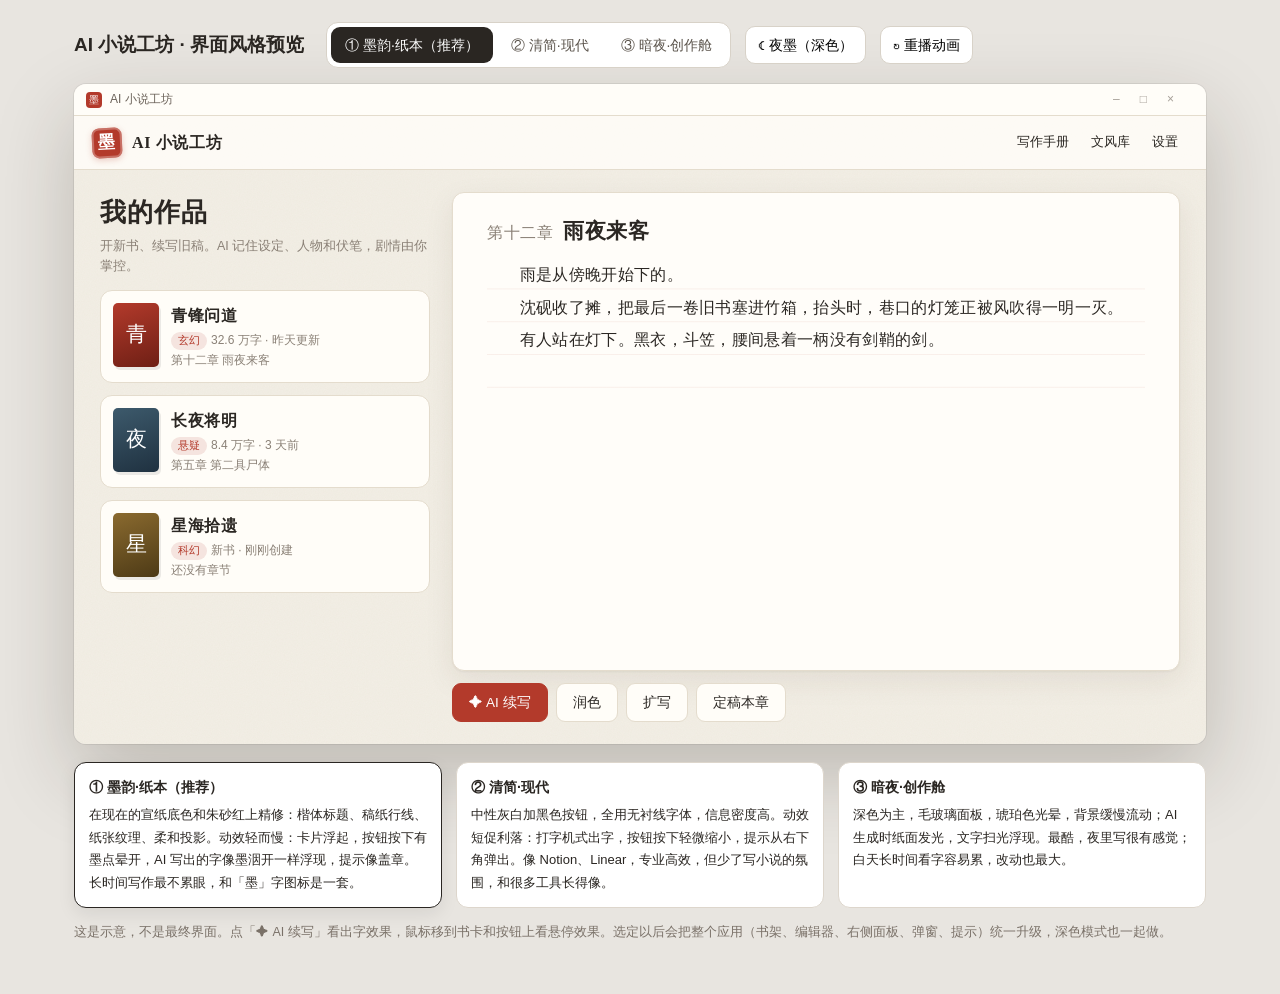
<file: docs/界面风格预览.html>
<!doctype html>
<html lang="zh-CN">
<head>
<meta charset="utf-8">
<meta name="viewport" content="width=device-width, initial-scale=1">
<title>AI 小说工坊 · 界面风格预览</title>
<style>
* { box-sizing: border-box; }
body { margin: 0; font: 14px/1.6 "Microsoft YaHei UI", "Microsoft YaHei", "Segoe UI", sans-serif; background: #e8e5e0; color: #2a2622; }
.page { max-width: 1180px; margin: 0 auto; padding: 22px 24px 40px; }
.page-head { display: flex; align-items: center; gap: 14px; flex-wrap: wrap; margin-bottom: 16px; }
.page-head h1 { font-size: 19px; margin: 0 8px 0 0; font-weight: 600; }
.switch { display: inline-flex; background: #fff; border: 1px solid #d8d2c8; border-radius: 12px; padding: 4px; gap: 4px; }
.switch button { border: 0; background: transparent; padding: 7px 14px; border-radius: 9px; font: inherit; cursor: pointer; color: #5b544c; transition: background .2s, color .2s; }
.switch button.on { background: #2a2622; color: #fff; }
.tool { border: 1px solid #d8d2c8; background: #fff; padding: 7px 12px; border-radius: 10px; font: inherit; cursor: pointer; transition: border-color .2s; }
.tool:hover { border-color: #2a2622; }
.desc { margin-top: 18px; display: grid; grid-template-columns: repeat(3, 1fr); gap: 14px; }
.desc div { background: #fff; border-radius: 12px; padding: 12px 14px; border: 1px solid #ddd6cc; font-size: 13px; line-height: 1.75; transition: border-color .2s, box-shadow .2s; }
.desc div.on { border-color: #2a2622; box-shadow: 0 6px 18px rgba(0, 0, 0, .08); }
.desc b { display: block; margin-bottom: 4px; font-size: 14px; }
.note { margin-top: 14px; color: #7a7168; font-size: 12.5px; }

/* ---------- 模拟窗口 ---------- */
.frame { border-radius: 12px; overflow: hidden; box-shadow: 0 30px 80px rgba(40, 30, 20, .22), 0 0 0 1px rgba(0, 0, 0, .07); }
.app {
  --ease: cubic-bezier(.22, .61, .36, 1);
  height: 660px; display: flex; flex-direction: column; position: relative; overflow: hidden;
  background: var(--bg); color: var(--text); font-family: var(--font-ui); font-size: 14px;
  transition: background-color .4s, color .4s;
}
.titlebar { height: 32px; flex: none; display: flex; align-items: center; gap: 8px; padding: 0 12px; font-size: 12px; background: var(--tb-bg); color: var(--tb-fg); border-bottom: 1px solid var(--border); }
.titlebar i { width: 16px; height: 16px; border-radius: 4px; background: var(--logo-bg); color: #fff; font-style: normal; font-size: 10px; display: grid; place-items: center; }
.titlebar .wc { margin-left: auto; letter-spacing: 20px; opacity: .6; }
.bar { flex: none; display: flex; align-items: center; gap: 6px; padding: 10px 18px; background: var(--bar-bg); border-bottom: 1px solid var(--border); position: relative; z-index: 1; }
.brand { display: flex; align-items: center; gap: 10px; font-weight: 600; font-size: 16px; font-family: var(--font-title); letter-spacing: var(--title-ls, 0); }
.logo { width: 30px; height: 30px; border-radius: var(--logo-radius, 8px); background: var(--logo-bg); color: #fff; display: grid; place-items: center; font-family: var(--font-logo); font-size: 17px; box-shadow: var(--logo-shadow, none); transform: rotate(var(--logo-rot, 0deg)); }
.nav { margin-left: auto; display: flex; gap: 2px; }
.nav button { border: 0; background: transparent; color: var(--text); font: inherit; font-size: 13px; padding: 6px 10px; border-radius: 8px; cursor: pointer; transition: background var(--dur), color var(--dur); }
.nav button:hover { background: var(--hover); color: var(--accent); }

.body { flex: 1; min-height: 0; display: grid; grid-template-columns: 330px minmax(0, 1fr); gap: 22px; padding: 22px 26px; position: relative; z-index: 1; }
.shelf h2 { margin: 0; font-family: var(--font-title); font-size: 26px; font-weight: var(--title-weight, 600); letter-spacing: var(--title-ls, 0); }
.shelf p { margin: 2px 0 14px; color: var(--muted); font-size: 12.5px; }
.cards { display: flex; flex-direction: column; gap: 12px; }
.card { display: flex; gap: 12px; padding: 12px; background: var(--surface); border: 1px solid var(--border); border-radius: var(--radius); cursor: pointer; transition: transform var(--dur) var(--ease), box-shadow var(--dur) var(--ease), border-color var(--dur), background var(--dur); }
.cover { flex: none; width: 46px; height: 64px; border-radius: 5px; display: grid; place-items: center; color: #fff; font-family: var(--font-logo); font-size: 21px; background: var(--cover); box-shadow: var(--cover-shadow, none); }
.card:nth-child(2) .cover { background: var(--cover2); }
.card:nth-child(3) .cover { background: var(--cover3); }
.card h3 { margin: 0 0 3px; font-family: var(--font-title); font-size: 16px; font-weight: 600; letter-spacing: var(--title-ls, 0); }
.meta { font-size: 12px; color: var(--muted); }
.tag { display: inline-block; font-size: 11px; padding: 0 7px; border-radius: 10px; margin-right: 4px; color: var(--accent); background: var(--accent-soft); }

.editor { display: flex; flex-direction: column; min-height: 0; position: relative; }
.paper { flex: 1; min-height: 0; position: relative; background: var(--paper); border: 1px solid var(--border); border-radius: var(--radius); box-shadow: var(--shadow); padding: 22px 34px; overflow: hidden; transition: box-shadow .5s, border-color .5s; }
.paper::before { content: ''; position: absolute; left: 0; top: 0; height: 2px; width: 0; background: var(--accent); opacity: 0; }
.paper.generating::before { opacity: 1; animation: progress 2.6s var(--ease) forwards; }
@keyframes progress { to { width: 100%; } }
.ch-title { display: flex; align-items: baseline; gap: 10px; margin-bottom: 10px; font-family: var(--font-title); letter-spacing: var(--title-ls, 0); }
.ch-title span { color: var(--muted); font-size: 16px; }
.ch-title b { font-size: 21px; font-weight: 600; }
.text { font-family: var(--font-paper); font-size: 16px; line-height: 2.05; letter-spacing: .02em; white-space: pre-wrap; background-image: var(--lines, none); background-size: 100% 2.05em; background-position: 0 -0.15em; }
.ai .sent { display: inline; }
.ghost { color: var(--muted); opacity: 0; }
.ghost kbd { display: inline-block; white-space: nowrap; font: 11px/1.6 var(--font-ui); border: 1px solid var(--border); border-radius: 4px; padding: 0 5px; margin-left: 4px; color: var(--muted); }
.ghost.show { animation: ghost .5s .15s var(--ease) forwards; }
@keyframes ghost { to { opacity: .8; } }
.caret { display: inline-block; width: 2px; height: 1.1em; vertical-align: -0.18em; background: var(--accent); margin-left: 1px; animation: blink 1s steps(1) infinite; }
@keyframes blink { 50% { opacity: 0; } }

.actions { display: flex; gap: 8px; margin-top: 12px; flex-wrap: wrap; }
.btn { position: relative; overflow: hidden; border: 1px solid var(--border); background: var(--surface); color: var(--text); font: inherit; font-size: 13.5px; padding: 8px 16px; border-radius: var(--btn-radius, 9px); cursor: pointer; transition: background var(--dur), border-color var(--dur), color var(--dur), transform 120ms, box-shadow var(--dur); }
.btn:hover { border-color: var(--accent); color: var(--accent); }
.btn.primary { background: var(--primary); border-color: var(--primary); color: var(--primary-fg); }
.btn.primary:hover { background: var(--primary-hover); color: var(--primary-fg); }
.btn::after { content: ''; position: absolute; left: var(--x, 50%); top: var(--y, 50%); width: 10px; height: 10px; margin: -5px 0 0 -5px; border-radius: 50%; background: var(--ripple, transparent); transform: scale(0); opacity: 0; pointer-events: none; }
.btn.ripple::after { animation: ripple .7s var(--ease); }
@keyframes ripple { from { transform: scale(0); opacity: .55; } to { transform: scale(26); opacity: 0; } }

.toast { position: absolute; left: 50%; bottom: 66px; z-index: 5; white-space: nowrap; display: flex; align-items: center; gap: 10px; padding: 9px 16px; border-radius: 12px; font-size: 13px; background: var(--toast-bg); color: var(--toast-fg); box-shadow: var(--toast-shadow); border: var(--toast-border, none); opacity: 0; transform: translate(-50%, 16px); pointer-events: none; }
.toast .seal { width: 18px; height: 18px; border-radius: 4px; background: var(--accent); color: #fff; display: grid; place-items: center; font-size: 11px; font-family: var(--font-logo); }
.toast.show { animation: var(--toast-anim) both; }

.ambient { position: absolute; inset: -20%; z-index: 0; pointer-events: none; opacity: 0; }

/* 入场动画 */
.app.play .in { animation: var(--enter) both; animation-delay: calc(var(--i) * var(--stagger)); }

/* ========== ① 墨韵·纸本 ========== */
.app[data-style="ink"] {
  --bg: #f3efe6; --bar-bg: rgba(255, 253, 248, .85); --surface: #fffdf8; --paper: #fffdf9; --hover: #f1ebe0;
  --text: #2b2723; --muted: #8a8076; --border: #e4dccd; --accent: #b33a2b; --accent-soft: #f5e4df;
  --primary: #b33a2b; --primary-hover: #9c3122; --primary-fg: #fff; --ripple: rgba(255, 255, 255, .45);
  --tb-bg: #fffdf8; --tb-fg: #6b6259; --logo-bg: #b33a2b; --logo-radius: 7px; --logo-rot: -3deg;
  --logo-shadow: inset 0 0 0 2px rgba(255, 255, 255, .28), 0 2px 6px rgba(179, 58, 43, .25);
  --font-ui: "Microsoft YaHei UI", "Microsoft YaHei", sans-serif; --font-title: "KaiTi", "STKaiti", serif; --font-logo: "KaiTi", serif;
  --font-paper: "Noto Serif SC", "Source Han Serif SC", "SimSun", serif; --title-ls: .04em;
  --radius: 12px; --dur: 260ms; --stagger: 70ms;
  --shadow: 0 1px 2px rgba(60, 40, 20, .05), 0 10px 30px rgba(60, 40, 20, .08);
  --cover: linear-gradient(160deg, #b33a2b, #6e1f15); --cover2: linear-gradient(160deg, #3d5a6c, #1f3140); --cover3: linear-gradient(160deg, #8a6a2f, #4d3a16);
  --cover-shadow: 2px 3px 0 rgba(0, 0, 0, .08);
  --lines: linear-gradient(transparent calc(100% - 1px), rgba(179, 58, 43, .07) 1px);
  --toast-bg: #2b2723; --toast-fg: #fdf8f0; --toast-shadow: 0 10px 30px rgba(40, 25, 15, .28);
  --toast-anim: toast-ink 2.8s var(--ease); --enter: enter-ink .7s var(--ease);
  background-image: url("data:image/svg+xml,%3Csvg xmlns='http://www.w3.org/2000/svg' width='180' height='180'%3E%3Cfilter id='n'%3E%3CfeTurbulence type='fractalNoise' baseFrequency='.85' numOctaves='2' stitchTiles='stitch'/%3E%3CfeColorMatrix values='0 0 0 0 .4 0 0 0 0 .3 0 0 0 0 .18 0 0 0 .06 0'/%3E%3C/filter%3E%3Crect width='100%25' height='100%25' filter='url(%23n)'/%3E%3C/svg%3E");
}
.app[data-style="ink"][data-dark] {
  --bg: #1a1815; --bar-bg: rgba(33, 30, 26, .85); --surface: #221f1b; --paper: #1e1b18; --hover: #2c2823;
  --text: #ebe3d6; --muted: #9d9488; --border: #36312a; --accent: #e07a5f; --accent-soft: #3a2620;
  --primary: #c9503b; --primary-hover: #d9624c; --tb-bg: #221f1b; --tb-fg: #a39a8e; --logo-bg: #c9503b;
  --shadow: 0 1px 2px rgba(0, 0, 0, .3), 0 10px 30px rgba(0, 0, 0, .35);
  --lines: linear-gradient(transparent calc(100% - 1px), rgba(224, 122, 95, .07) 1px);
  --toast-bg: #f1e8da; --toast-fg: #2b2723;
}
.app[data-style="ink"] .card:hover { transform: translateY(-3px); box-shadow: var(--shadow); border-color: var(--accent-soft); }
.app[data-style="ink"] .ai .sent { animation: ink 1s var(--ease) both; }
@keyframes ink { from { opacity: 0; filter: blur(6px); letter-spacing: .14em; } 55% { opacity: 1; filter: blur(.6px); } to { opacity: 1; filter: blur(0); letter-spacing: .02em; } }
@keyframes enter-ink { from { opacity: 0; transform: translateY(12px); } }
@keyframes toast-ink { 0% { opacity: 0; transform: translate(-50%, 16px); } 12%, 85% { opacity: 1; transform: translate(-50%, 0); } 100% { opacity: 0; transform: translate(-50%, -6px); } }
.app[data-style="ink"] .toast.show .seal { animation: stamp .45s .15s cubic-bezier(.34, 1.56, .64, 1) both; }
@keyframes stamp { from { transform: scale(1.8) rotate(-12deg); opacity: 0; } }

/* ========== ② 清简·现代 ========== */
.app[data-style="clean"] {
  --bg: #f7f7f8; --bar-bg: #ffffff; --surface: #ffffff; --paper: #ffffff; --hover: #f1f1f3;
  --text: #18181b; --muted: #71717a; --border: #e4e4e7; --accent: #2563eb; --accent-soft: #e8efff;
  --primary: #18181b; --primary-hover: #3f3f46; --primary-fg: #fff;
  --tb-bg: #ffffff; --tb-fg: #71717a; --logo-bg: #18181b; --logo-radius: 8px;
  --font-ui: "Segoe UI", "Microsoft YaHei UI", sans-serif; --font-title: "Segoe UI", "Microsoft YaHei UI", sans-serif; --font-logo: "Microsoft YaHei UI", sans-serif;
  --font-paper: "Microsoft YaHei", sans-serif; --title-weight: 700;
  --radius: 8px; --btn-radius: 7px; --dur: 140ms; --stagger: 35ms;
  --shadow: 0 1px 2px rgba(0, 0, 0, .04);
  --cover: linear-gradient(160deg, #27272a, #52525b); --cover2: linear-gradient(160deg, #1d4ed8, #3b82f6); --cover3: linear-gradient(160deg, #0f766e, #14b8a6);
  --toast-bg: #18181b; --toast-fg: #fafafa; --toast-shadow: 0 8px 24px rgba(0, 0, 0, .18);
  --toast-anim: toast-clean 2.6s cubic-bezier(.34, 1.56, .64, 1); --enter: enter-clean .28s cubic-bezier(.2, 0, 0, 1);
}
.app[data-style="clean"] .card:hover { background: #fafafa; border-color: #c7c7cc; }
.app[data-style="clean"] .btn:active { transform: scale(.97); }
.app[data-style="clean"] .btn:hover:not(.primary) { border-color: #a1a1aa; color: var(--text); background: var(--hover); }
.app[data-style="clean"] .toast { left: auto; right: 16px; transform: translate(0, 16px); }
.app[data-style="clean"] .toast .seal { background: #22c55e; font-family: var(--font-ui); }
@keyframes enter-clean { from { opacity: 0; transform: translateY(4px); } }
@keyframes toast-clean { 0% { opacity: 0; transform: translate(24px, 0); } 10%, 88% { opacity: 1; transform: translate(0, 0); } 100% { opacity: 0; transform: translate(0, 0); } }

/* ========== ③ 暗夜·创作舱 ========== */
.app[data-style="night"] {
  --bg: #0d0e13; --bar-bg: rgba(255, 255, 255, .03); --surface: rgba(255, 255, 255, .045); --paper: rgba(255, 255, 255, .04); --hover: rgba(255, 255, 255, .07);
  --text: #e8e6f0; --muted: #9a96aa; --border: rgba(255, 255, 255, .09); --accent: #f5b14c; --accent-soft: rgba(245, 177, 76, .14);
  --primary: linear-gradient(135deg, #f5b14c, #e0784a); --primary-hover: linear-gradient(135deg, #ffc266, #ec8a5c); --primary-fg: #1a1205; --ripple: rgba(255, 255, 255, .5);
  --tb-bg: #0d0e13; --tb-fg: #8d899c; --logo-bg: linear-gradient(135deg, #f5b14c, #a78bfa); --logo-radius: 9px;
  --logo-shadow: 0 0 18px rgba(245, 177, 76, .45);
  --font-ui: "Microsoft YaHei UI", sans-serif; --font-title: "Microsoft YaHei UI", sans-serif; --font-logo: "Microsoft YaHei UI", sans-serif;
  --font-paper: "Microsoft YaHei", sans-serif; --title-ls: .06em; --title-weight: 300;
  --radius: 14px; --dur: 320ms; --stagger: 90ms;
  --shadow: 0 20px 50px rgba(0, 0, 0, .45);
  --cover: linear-gradient(160deg, #f5b14c, #b4532a); --cover2: linear-gradient(160deg, #a78bfa, #5b3fc4); --cover3: linear-gradient(160deg, #38bdf8, #1d6f99);
  --cover-shadow: 0 6px 18px rgba(0, 0, 0, .4);
  --toast-bg: rgba(30, 30, 40, .7); --toast-fg: #f4f2fa; --toast-shadow: 0 0 0 1px rgba(245, 177, 76, .25), 0 10px 40px rgba(245, 177, 76, .18); --toast-border: 1px solid rgba(255, 255, 255, .08);
  --toast-anim: toast-night 2.9s var(--ease); --enter: enter-night .8s var(--ease);
}
.app[data-style="night"] .ambient { opacity: 1; background: radial-gradient(38% 42% at 18% 22%, rgba(124, 77, 255, .28), transparent 70%), radial-gradient(34% 40% at 82% 78%, rgba(0, 170, 200, .2), transparent 70%), radial-gradient(30% 30% at 70% 15%, rgba(245, 177, 76, .12), transparent 70%); animation: drift 16s ease-in-out infinite alternate; }
@keyframes drift { to { transform: translate(4%, -3%) scale(1.08); } }
.app[data-style="night"] .card, .app[data-style="night"] .paper, .app[data-style="night"] .bar, .app[data-style="night"] .toast { backdrop-filter: blur(16px); }
.app[data-style="night"] .card:hover { transform: translateY(-2px); border-color: rgba(245, 177, 76, .35); box-shadow: 0 0 0 1px rgba(245, 177, 76, .15), 0 14px 36px rgba(0, 0, 0, .5), 0 0 30px rgba(245, 177, 76, .08); }
.app[data-style="night"] .btn.primary { border: 0; box-shadow: 0 0 20px rgba(245, 177, 76, .3); }
.app[data-style="night"] .btn.primary:hover { box-shadow: 0 0 28px rgba(245, 177, 76, .5); }
.app[data-style="night"] .paper.generating { animation: glow 1.6s ease-in-out infinite; }
@keyframes glow { 50% { box-shadow: 0 0 0 1px rgba(245, 177, 76, .35), 0 0 50px rgba(245, 177, 76, .16), var(--shadow); } }
.app[data-style="night"] .ai .sent { background: linear-gradient(100deg, var(--text) 42%, #ffd38a 50%, var(--text) 58%); background-size: 300% 100%; -webkit-background-clip: text; background-clip: text; color: transparent; animation: shimmer 1.5s var(--ease) both; }
@keyframes shimmer { from { background-position: 100% 0; opacity: 0; filter: blur(5px); } 30% { opacity: 1; filter: blur(0); } to { background-position: 0 0; opacity: 1; } }
.app[data-style="night"] .ai .sent.settled { background: none; color: inherit; animation: none; }
.app[data-style="night"] .text { color: #d9d6e3; }
@keyframes enter-night { from { opacity: 0; transform: scale(.97); filter: blur(8px); } }
@keyframes toast-night { 0% { opacity: 0; transform: translate(-50%, 10px) scale(.96); filter: blur(4px); } 14%, 86% { opacity: 1; transform: translate(-50%, 0) scale(1); filter: blur(0); } 100% { opacity: 0; transform: translate(-50%, -4px); } }
</style>
</head>
<body>
<div class="page">
  <div class="page-head">
    <h1>AI 小说工坊 · 界面风格预览</h1>
    <div class="switch" id="switch">
      <button data-s="ink" class="on">① 墨韵·纸本（推荐）</button>
      <button data-s="clean">② 清简·现代</button>
      <button data-s="night">③ 暗夜·创作舱</button>
    </div>
    <button class="tool" id="dark">☾ 夜墨（深色）</button>
    <button class="tool" id="replay">↻ 重播动画</button>
  </div>

  <div class="frame">
    <div class="app play" data-style="ink">
      <div class="ambient"></div>
      <div class="titlebar"><i>墨</i>AI 小说工坊<span class="wc">–□×</span></div>
      <div class="bar in" style="--i:0">
        <div class="brand"><div class="logo">墨</div>AI 小说工坊</div>
        <div class="nav"><button>写作手册</button><button>文风库</button><button>设置</button></div>
      </div>
      <div class="body">
        <div class="shelf">
          <h2 class="in" style="--i:1">我的作品</h2>
          <p class="in" style="--i:2">开新书、续写旧稿。AI 记住设定、人物和伏笔，剧情由你掌控。</p>
          <div class="cards">
            <div class="card in" style="--i:3"><div class="cover">青</div><div><h3>青锋问道</h3><div class="meta"><span class="tag">玄幻</span>32.6 万字 · 昨天更新</div><div class="meta">第十二章 雨夜来客</div></div></div>
            <div class="card in" style="--i:4"><div class="cover">夜</div><div><h3>长夜将明</h3><div class="meta"><span class="tag">悬疑</span>8.4 万字 · 3 天前</div><div class="meta">第五章 第二具尸体</div></div></div>
            <div class="card in" style="--i:5"><div class="cover">星</div><div><h3>星海拾遗</h3><div class="meta"><span class="tag">科幻</span>新书 · 刚刚创建</div><div class="meta">还没有章节</div></div></div>
          </div>
        </div>
        <div class="editor">
          <div class="paper in" style="--i:3">
            <div class="ch-title"><span>第十二章</span><b>雨夜来客</b></div>
            <div class="text">　　雨是从傍晚开始下的。
　　沈砚收了摊，把最后一卷旧书塞进竹箱，抬头时，巷口的灯笼正被风吹得一明一灭。
　　有人站在灯下。黑衣，斗笠，腰间悬着一柄没有剑鞘的剑。
　　<span class="ai"></span><span class="ghost">他慢慢放下竹箱，<kbd>Tab 采纳</kbd></span></div>
          </div>
          <div class="actions in" style="--i:5">
            <button class="btn primary" id="go">✦ AI 续写</button>
            <button class="btn">润色</button>
            <button class="btn">扩写</button>
            <button class="btn">定稿本章</button>
          </div>
          <div class="toast"><span class="seal">墨</span>已续写 67 字 · Ctrl+Z 可撤销</div>
        </div>
      </div>
    </div>
  </div>

  <div class="desc" id="desc">
    <div data-s="ink" class="on"><b>① 墨韵·纸本（推荐）</b>在现在的宣纸底色和朱砂红上精修：楷体标题、稿纸行线、纸张纹理、柔和投影。动效轻而慢：卡片浮起，按钮按下有墨点晕开，AI 写出的字像墨洇开一样浮现，提示像盖章。长时间写作最不累眼，和「墨」字图标是一套。</div>
    <div data-s="clean"><b>② 清简·现代</b>中性灰白加黑色按钮，全用无衬线字体，信息密度高。动效短促利落：打字机式出字，按钮按下轻微缩小，提示从右下角弹出。像 Notion、Linear，专业高效，但少了写小说的氛围，和很多工具长得像。</div>
    <div data-s="night"><b>③ 暗夜·创作舱</b>深色为主，毛玻璃面板，琥珀色光晕，背景缓慢流动；AI 生成时纸面发光，文字扫光浮现。最酷，夜里写很有感觉；白天长时间看字容易累，改动也最大。</div>
  </div>
  <p class="note">这是示意，不是最终界面。点「✦ AI 续写」看出字效果，鼠标移到书卡和按钮上看悬停效果。选定以后会把整个应用（书架、编辑器、右侧面板、弹窗、提示）统一升级，深色模式也一起做。</p>
</div>

<script>
const app = document.querySelector('.app');
const aiBox = app.querySelector('.ai');
const ghost = app.querySelector('.ghost');
const paper = app.querySelector('.paper');
const toast = app.querySelector('.toast');
const darkBtn = document.getElementById('dark');
const AI_TEXT = '那人没有说话，只是把斗笠往上推了半寸。雨水顺着帽檐淌下来，落在剑身上，竟没有溅起半点声响。沈砚认得这把剑——十年前，它插在父亲的胸口。';
let run = 0, timer = 0;

function restart(el, cls) { el.classList.remove(cls); void el.offsetWidth; el.classList.add(cls); }

function resetAI() {
  run++; clearInterval(timer);
  aiBox.textContent = ''; ghost.classList.remove('show'); paper.classList.remove('generating'); toast.classList.remove('show');
}

function writeAI() {
  resetAI();
  const id = run, style = app.dataset.style;
  restart(paper, 'generating');
  const done = () => {
    if (id !== run) return;
    aiBox.querySelectorAll('.sent').forEach(s => s.classList.add('settled'));
    paper.classList.remove('generating'); ghost.classList.add('show'); restart(toast, 'show');
  };
  if (style === 'clean') {
    const caret = document.createElement('span'); caret.className = 'caret'; aiBox.append(caret);
    let i = 0;
    timer = setInterval(() => {
      if (id !== run) return clearInterval(timer);
      caret.before(AI_TEXT[i++]);
      if (i >= AI_TEXT.length) { clearInterval(timer); caret.remove(); done(); }
    }, 26);
  } else {
    const step = style === 'night' ? 520 : 430;
    const parts = AI_TEXT.match(/[^。！？]+[。！？]?/g);
    parts.forEach((p, k) => { const s = document.createElement('span'); s.className = 'sent'; s.textContent = p; s.style.animationDelay = k * step + 'ms'; aiBox.append(s); });
    setTimeout(done, parts.length * step + 800);
  }
}

function replay() { resetAI(); restart(app, 'play'); setTimeout(writeAI, 1100); }

function setStyle(s) {
  app.dataset.style = s;
  if (s !== 'ink') delete app.dataset.dark;
  darkBtn.hidden = s !== 'ink';
  darkBtn.textContent = app.dataset.dark !== undefined ? '☀ 宣纸（浅色）' : '☾ 夜墨（深色）';
  document.querySelectorAll('#switch button, #desc div').forEach(b => b.classList.toggle('on', b.dataset.s === s));
  replay();
}

document.getElementById('switch').addEventListener('click', e => { const b = e.target.closest('button'); if (b) setStyle(b.dataset.s); });
document.getElementById('replay').addEventListener('click', replay);
darkBtn.addEventListener('click', () => { if (app.dataset.dark !== undefined) delete app.dataset.dark; else app.dataset.dark = ''; setStyle('ink'); });
document.getElementById('go').addEventListener('click', writeAI);
app.querySelectorAll('.btn').forEach(b => b.addEventListener('pointerdown', e => {
  const r = b.getBoundingClientRect();
  b.style.setProperty('--x', e.clientX - r.left + 'px'); b.style.setProperty('--y', e.clientY - r.top + 'px');
  restart(b, 'ripple');
}));
setTimeout(writeAI, 1100);
</script>
</body>
</html>
</file>
